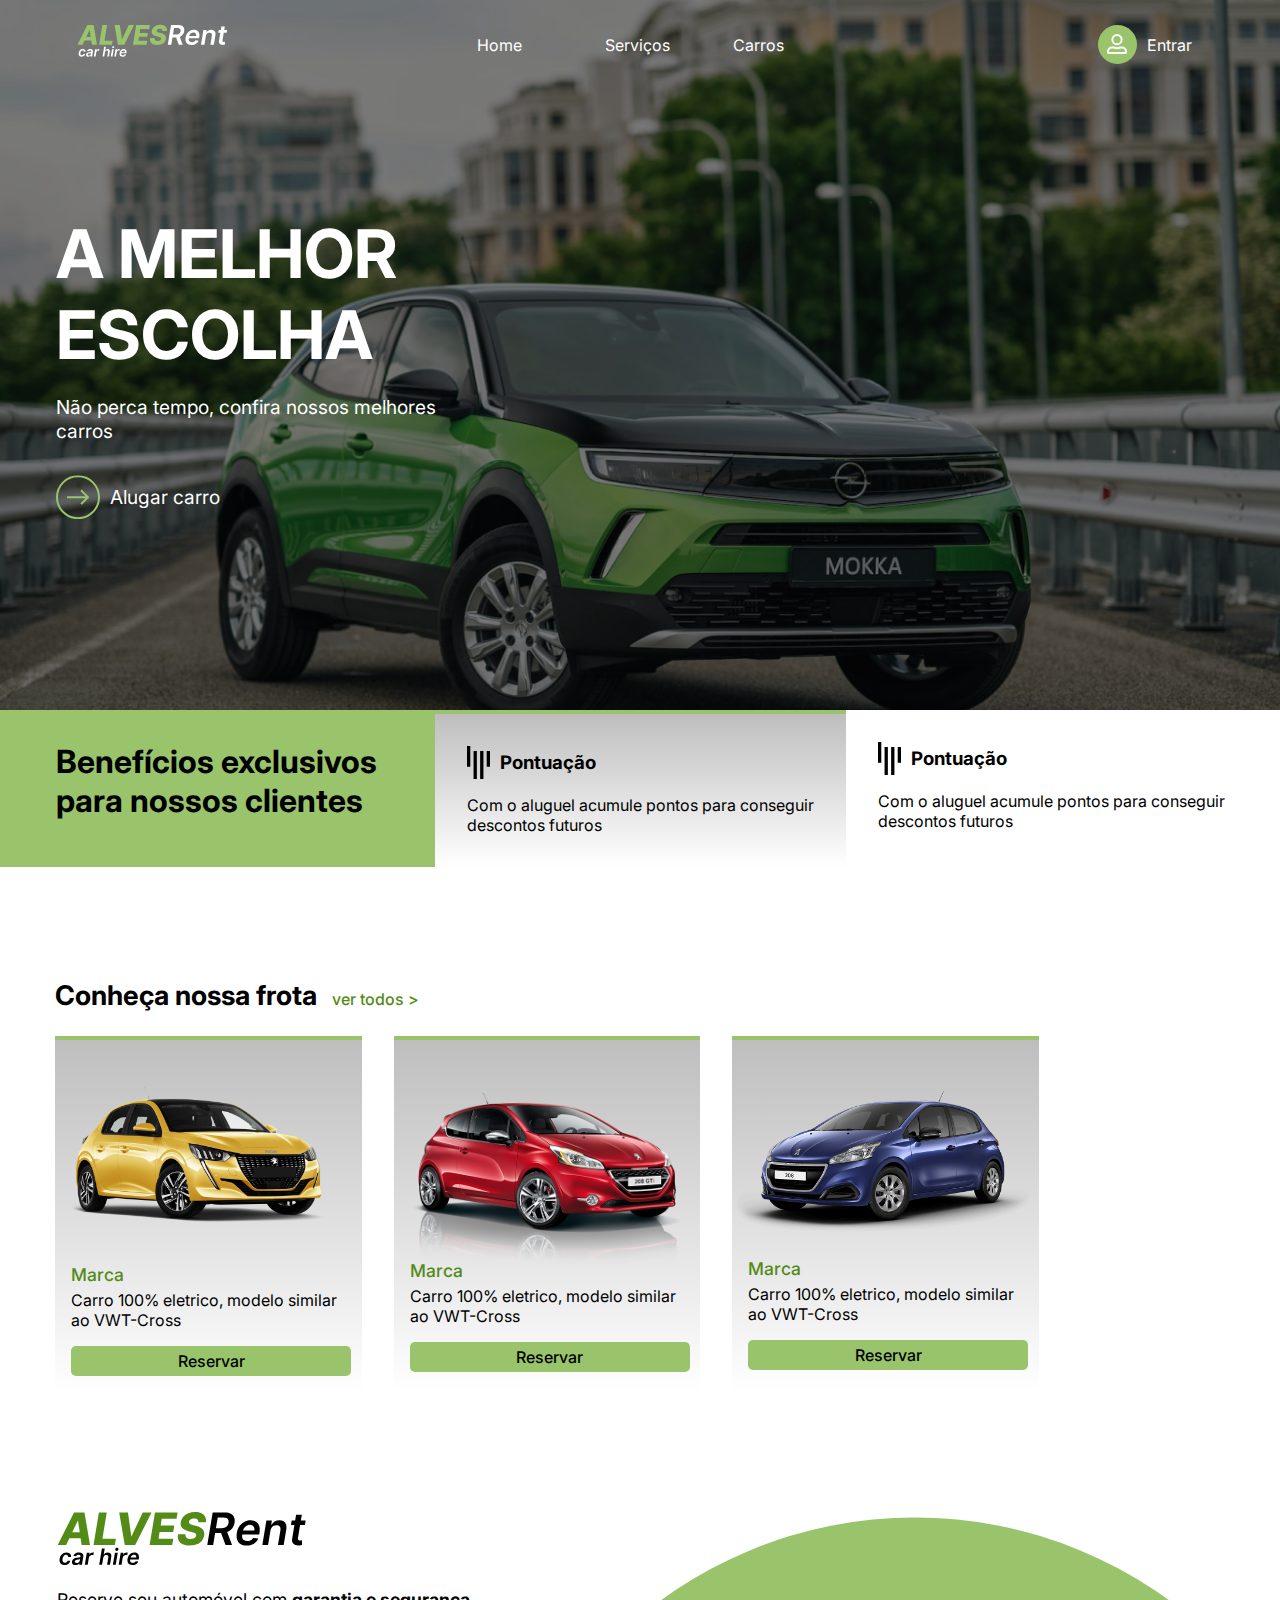
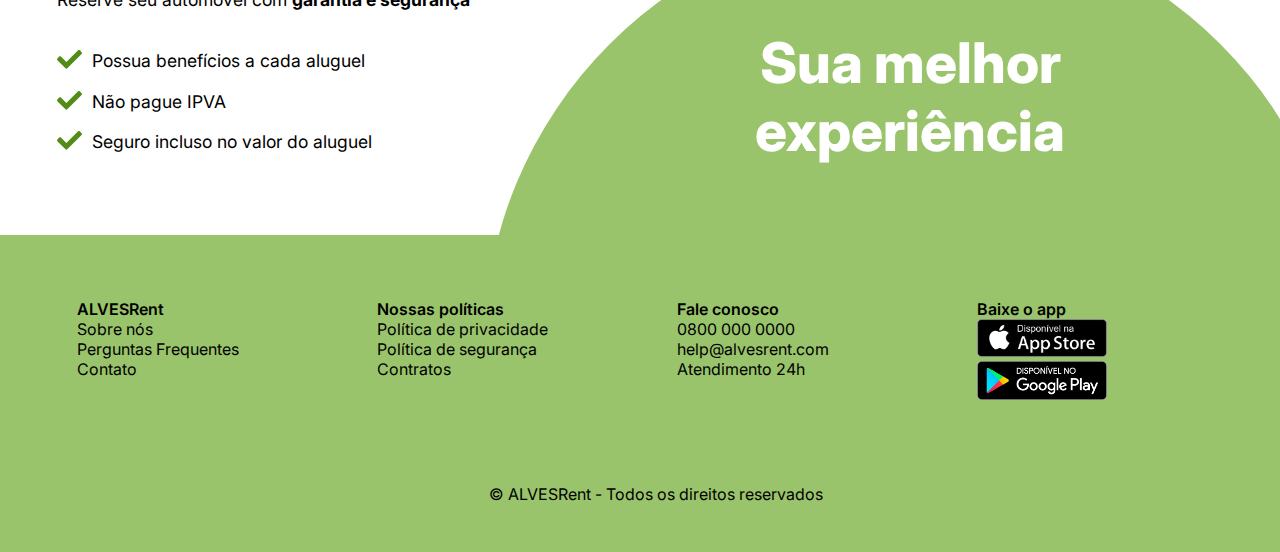
<file: index.html>
<!DOCTYPE html>
<html lang="en">
<head>
    <meta charset="UTF-8">
    <meta http-equiv="X-UA-Compatible" content="IE=edge">
    <meta name="viewport" content="width=device-width, initial-scale=1.0">
    <link rel="preconnect" href="https://fonts.googleapis.com">
    <link rel="preconnect" href="https://fonts.gstatic.com" crossorigin>
    <link href="https://fonts.googleapis.com/css2?family=Inter:wght@100;200;300;400;500;600;700&display=swap" rel="stylesheet">
    <link rel="stylesheet" href="static/css/main.css">
    <title>ALVESRent | HOME</title>
</head>
<body>
    <header>
        <nav>
            <img class="logo" src="static/assets/white-logo.svg" alt="logo">
            <ul class="desk-list">
                <li class="first-li"><a href="#">Home</a></li>
                <li><a href="#">Serviços</a></li>
                <li><a href="http://127.0.0.1:5001/carlist">Carros</a></li> 
            </ul>
            <ul class="nav-list">
                <li class="first-li"><a href="#">Home</a></li>
                <li><a href="#">Serviços</a></li>
                <li><a href="http://127.0.0.1:5001/carlist">Carros</a></li>

                <li class="sign-in"><a href="http://127.0.0.1:5001/carlist"><img class="user-icon" src="static/assets/signin-icon.svg"><p>Entrar</p></a></li>

            </ul>
            <ul class="desktop">
                <li class="sign-in"><a href="http://127.0.0.1:5001/carlist"><img class="user-icon" src="static/assets/signin-icon.svg"><p>Entrar</p></a></li>
            </ul>
            <div class="menu">
                <span class="line1"></span>
                <span class="line2"></span>
                <span class="line3"></span>
            </div>
        </nav>
    </header>
    <main>
        
        <section class="hero-section">
            <img class="hero-background" src="static/assets/hero-background.png" alt="main-background">
            <div class="typo">
                <h1>A melhor escolha</h1>
                <p>Não perca tempo, confira nossos melhores carros</p>
                <div class="rent-ad">
                    <a href="http://127.0.0.1:5001/carlist">
                        <img class="arrow" src="static/assets/arrow-icon.svg">
                        <p>Alugar carro</p>
                    </a>
                </div>
            </div>
            <div class="benefits">
                <div class="item">
                    <h1>Benefícios exclusivos para nossos clientes</h1>
                </div>
                <div class="item selected">
                    <div class="title">
                        <svg width="23" height="33" viewBox="0 0 23 33" fill="none" xmlns="http://www.w3.org/2000/svg">
                            <path d="M3.29318 20.7861H0V0H3.29318V20.7861ZM9.85994 4.90488H6.56676V33H9.85994V4.90488ZM16.4332 4.90488H13.1401V33H16.4332V4.90488ZM23 4.89844H19.7068V20.8184H23V4.89844Z" fill="black"/>
                            </svg>
                        <h3>Pontuação</h3>    
                    </div>
                    <p>Com o aluguel acumule pontos para conseguir descontos futuros</p>
                </div>
                <div class="item second">
                    <div class="title">
                        <svg width="23" height="33" viewBox="0 0 23 33" fill="none" xmlns="http://www.w3.org/2000/svg">
                            <path d="M3.29318 20.7861H0V0H3.29318V20.7861ZM9.85994 4.90488H6.56676V33H9.85994V4.90488ZM16.4332 4.90488H13.1401V33H16.4332V4.90488ZM23 4.89844H19.7068V20.8184H23V4.89844Z" fill="black"/>
                            </svg>
                        <h3>Pontuação</h3>    
                    </div>
                    <p>Com o aluguel acumule pontos para conseguir descontos futuros</p>
                </div>
            </div>
        </section>
        <div class="frota-section">
            <div class="typo-frota">
                <h1>Conheça nossa frota</h1>
                <a href="http://127.0.0.1:5001/carlist">ver todos ></a>
            </div>
            <div class="cards">
                <div class="card">
                    <img src="static/assets/Peugeot-amarelo.png">
                    <p>Marca</p>
                    <p>Carro 100% eletrico, modelo similar ao VWT-Cross</p>
                    <button onclick="window.location='http://127.0.0.1:5001/carlist'">Reservar</button>
                </div>
                <div class="card two">
                    <img class="red" src="static/assets/Peugeot-vermelho.png">
                    <p>Marca</p>
                    <p>Carro 100% eletrico, modelo similar ao VWT-Cross</p>
                    <button onclick="window.location='http://127.0.0.1:5001/carlist'">Reservar</button>
                </div>
                <div class="card three">
                    <img  class="blue" src="static/assets/peugeot-azul.png">
                    <p>Marca</p>
                    <p>Carro 100% eletrico, modelo similar ao VWT-Cross</p>
                    <button onclick="window.location='http://127.0.0.1:5001/carlist'">Reservar</button>
                </div>
            </div>
        </div>

        <div class="services-section">
            <div class="typo-services">
                <img class="logo-services" src="static/assets/black-logo.svg">
                <p class="catch-phase">Reserve seu automóvel com <strong>garantia e segurança</strong></p>
                <div class="check">
                    <svg width="25" height="19" viewBox="0 0 25 19" fill="none" xmlns="http://www.w3.org/2000/svg">
                        <path d="M8.4911 18.2766L0.366101 10.1516C-0.122034 9.66351 -0.122034 8.87206 0.366101 8.38387L2.13383 6.6161C2.62196 6.12792 3.41346 6.12792 3.9016 6.6161L9.37499 12.0894L21.0984 0.366101C21.5865 -0.122034 22.378 -0.122034 22.8662 0.366101L24.6339 2.13387C25.122 2.62201 25.122 3.41346 24.6339 3.90165L10.2589 18.2767C9.77069 18.7648 8.97924 18.7648 8.4911 18.2766Z" fill="#538B17"/>
                        </svg>
                    <p>Possua benefícios a cada aluguel</p> 
                </div>
                <div class="check">
                    <svg width="25" height="19" viewBox="0 0 25 19" fill="none" xmlns="http://www.w3.org/2000/svg">
                        <path d="M8.4911 18.2766L0.366101 10.1516C-0.122034 9.66351 -0.122034 8.87206 0.366101 8.38387L2.13383 6.6161C2.62196 6.12792 3.41346 6.12792 3.9016 6.6161L9.37499 12.0894L21.0984 0.366101C21.5865 -0.122034 22.378 -0.122034 22.8662 0.366101L24.6339 2.13387C25.122 2.62201 25.122 3.41346 24.6339 3.90165L10.2589 18.2767C9.77069 18.7648 8.97924 18.7648 8.4911 18.2766Z" fill="#538B17"/>
                        </svg>
                    <p>Não pague IPVA</p> 
                </div>
                <div class="check">
                    <svg width="25" height="19" viewBox="0 0 25 19" fill="none" xmlns="http://www.w3.org/2000/svg">
                        <path d="M8.4911 18.2766L0.366101 10.1516C-0.122034 9.66351 -0.122034 8.87206 0.366101 8.38387L2.13383 6.6161C2.62196 6.12792 3.41346 6.12792 3.9016 6.6161L9.37499 12.0894L21.0984 0.366101C21.5865 -0.122034 22.378 -0.122034 22.8662 0.366101L24.6339 2.13387C25.122 2.62201 25.122 3.41346 24.6339 3.90165L10.2589 18.2767C9.77069 18.7648 8.97924 18.7648 8.4911 18.2766Z" fill="#538B17"/>
                        </svg>
                    <p>Seguro incluso no valor do aluguel</p> 
                </div>
            </div>
            <div class="green-circle">
                <p>Sua melhor experiência</p>
            </div>
        </div>

        <footer>
            <div class="useful-links">
                <div class="list">
                    <p class="header">ALVESRent</p>
                    <p><a href="#">Sobre nós</a></p>
                    <p><a href="#">Perguntas Frequentes</a></p>
                    <p><a href="#">Contato</a></p>
                </div>
                <div class="list">
                    <p class="header">Nossas políticas</p>
                    <p><a href="#">Política de privacidade</a></p>
                    <p><a href="#">Política de segurança</a></p>
                    <p><a href="#">Contratos</a></p>
                </div>
                <div class="list">
                    <p class="header">Fale conosco</p>
                    <p><a href="#">0800 000 0000</a></p>
                    <p><a href="#">help@alvesrent.com</a></p>
                    <p><a href="#">Atendimento 24h</a></p>
                </div>
                <div class="list">
                    <p class="header">Baixe o app</p>
                    <p><a href="#"><img src="static/assets/app-store.png"></a></p>
                    <p><a href="#"><img src="static/assets/google-play.png"></a></p>
                </div>
            </div>
            <p class="direitos">© ALVESRent - Todos os direitos reservados</p>
        </footer>
    </main>
    <script src="static/nav.js"></script>
</body>
</html>
</file>
<file: static/css/main.css>
* {
  margin: 0;
  padding: 0;
  font-family: Inter;
  list-style: none;
  text-decoration: none;
}

body {
  overflow-x: hidden;
}

header {
  padding: 25px 0;
}
header nav {
  display: flex;
  margin: 0 auto;
  justify-content: space-between;
}
header nav .desk-list {
  display: none;
}
header nav .nav-list {
  z-index: 5;
  position: absolute;
  top: 80px;
  width: 100vw;
  height: 100%;
  display: flex;
  flex-direction: column;
  align-items: center;
  transform: translateX(100%);
  transition: transform 0.3s ease-in;
  background: #787878;
  margin-bottom: 1em;
}
header nav .nav-list .first-li {
  margin-top: 3em;
}
header nav .nav-list .sign-in a {
  display: flex;
  justify-content: center;
  align-items: center;
}
header nav .nav-list .sign-in a .user-icon {
  margin-right: 10px;
}
header nav .active {
  transform: translateX(0%);
}
header nav .active .line1 {
  transform: rotate(-45deg) translate(-8px, 8px);
}
header nav .active .line2 {
  opacity: 0;
}
header nav .active .line3 {
  transform: rotate(45deg) translate(-5px, -7px);
}
header nav .logo {
  width: 135px;
  transform: translateY(-5px);
  padding-left: 25px;
}
header nav .desktop {
  display: none;
}
header nav .desktop .sign-in a {
  display: flex;
  justify-content: center;
  align-items: center;
}
header nav .desktop .sign-in a .user-icon {
  margin-right: 10px;
}
header nav ul li {
  list-style: none;
  margin-right: 0em;
  margin-bottom: 4em;
}
header nav ul li a {
  text-decoration: none;
  color: #fff;
  transition: 0.5s;
}
header nav ul li a:hover {
  color: #538B17;
}
header nav .menu {
  display: flex;
  flex-direction: column;
  cursor: pointer;
  margin-right: 25px;
}
header nav .menu span {
  width: 28px;
  height: 3px;
  background: #fff;
  margin: 3.5px;
  transition: 0.3s;
}

.hero-background {
  -o-object-fit: cover;
     object-fit: cover;
  width: 100vw;
  height: 81vh;
  min-height: 600px;
  position: absolute;
  top: 0;
  z-index: -1;
}

.hero-section .typo {
  width: 100vw;
  height: 69vh;
  min-height: 500px;
  max-width: 350px;
  padding: 0 0 0em 2em;
  transform: translateY(20%);
}
.hero-section .typo h1 {
  font-size: 3.7em;
  text-transform: uppercase;
  color: #fff;
  margin-bottom: 0.3em;
  max-width: 330px;
}
.hero-section .typo p {
  color: #fff;
  font-weight: 400;
  max-width: 330px;
}
.hero-section .typo .rent-ad {
  margin-top: 2em;
}
.hero-section .typo .rent-ad a {
  display: flex;
  align-items: center;
}
.hero-section .typo .rent-ad a .arrow {
  margin-right: 10px;
}
.hero-section .benefits {
  display: flex;
  background-color: #99C46B;
  justify-content: space-between;
}
.hero-section .benefits .item {
  padding: 2em;
  max-width: 300px;
}
.hero-section .benefits .item .title {
  display: flex;
  align-items: center;
  margin-bottom: 1em;
}
.hero-section .benefits .item .title svg {
  margin-right: 10px;
}
.hero-section .benefits .selected {
  border-top: #99C46B solid 4px;
  background: linear-gradient(180deg, #bebebe 0%, #FFFFFF 100%);
}
.hero-section .benefits .second {
  display: none;
}

.frota-section {
  margin: 2em;
}
.frota-section .typo-frota {
  display: flex;
  align-items: baseline;
  margin-top: 4em;
  margin-bottom: 1.5em;
}
.frota-section .typo-frota h1 {
  font-size: 1.7em;
}
.frota-section .typo-frota a {
  color: #538B17;
  font-weight: 500;
  margin-left: 15px;
}
.frota-section .cards .two, .frota-section .cards .three {
  display: none;
}
.frota-section .cards .card {
  padding: 1em;
  border-top: #99C46B solid 4px;
  background: linear-gradient(180deg, #bebebe 0%, #FFFFFF 100%);
  max-width: 350px;
  width: 274.5px;
}
.frota-section .cards .card img {
  max-width: 300px;
  transform: translateX(-25px);
}
.frota-section .cards .card .red {
  scale: 0.9;
  transform: translate(-15px, 30px);
}
.frota-section .cards .card .blue {
  transform: translate(-15px, 10px);
}
.frota-section .cards .card p {
  max-width: 280px;
  margin-top: 5px;
}
.frota-section .cards .card p:nth-of-type(1) {
  color: #538B17;
  font-size: 1.1em;
  font-weight: 500;
}
.frota-section .cards .card button {
  border-radius: 5px;
  border: none;
  background-color: #99C46B;
  width: 280px;
  padding: 5px 0;
  font-size: 1em;
  cursor: pointer;
  transition: 0.5s;
  font-weight: 500;
  margin-top: 1em;
}
.frota-section .cards .card button:hover {
  background-color: #538B17;
  color: #fff;
}

.services-section {
  margin-bottom: 4em;
}
.services-section .typo-services {
  margin: 4em 0 0 2em;
}
.services-section .typo-services .catch-phase {
  margin-bottom: 2.3em;
}
.services-section .typo-services .logo-services {
  width: 200px;
  margin-bottom: 1em;
}
.services-section .typo-services .check {
  display: flex;
  margin-bottom: 1.2em;
}
.services-section .typo-services .check svg {
  margin-right: 10px;
}
.services-section .green-circle {
  display: none;
}

footer {
  background-color: #99C46B;
  padding: 4em 0 3em 2em;
  z-index: 100;
}
footer .useful-links {
  display: flex;
  margin-bottom: 2em;
  justify-content: space-around;
  flex-wrap: wrap;
}
footer .useful-links .list {
  margin-right: 3em;
  width: 210px;
  margin-bottom: 2em;
}
footer .useful-links .list .header {
  font-weight: 600;
}
footer .useful-links .list p a {
  color: #000;
  transition: 0.5s;
}
footer .useful-links .list p a:hover {
  margin-left: 0.5em;
  color: #34590d;
}
footer .useful-links .list p a img {
  width: 130px;
}
footer .direitos {
  margin-top: 1em;
  text-align: center;
}

@media only screen and (min-width: 768px) {
  header nav {
    display: flex;
    flex-direction: row;
    margin: 0 auto;
    justify-content: space-between;
    align-items: center;
    max-width: 1200px;
  }
  header nav .nav-list {
    display: none;
  }
  header nav .desk-list {
    display: flex;
    flex-direction: row;
    align-items: center;
  }
  header nav .desk-list li {
    min-width: 80px;
  }
  header nav .desktop {
    display: flex;
    flex-direction: row;
    align-items: center;
  }
  header nav ul {
    display: flex;
    flex-direction: row;
  }
  header nav ul li {
    margin-right: 0.9em;
    margin-bottom: 0em;
  }
  header nav .menu {
    display: none;
  }
  .frota-section .cards {
    display: flex;
  }
  .frota-section .cards .card {
    margin-right: 2em;
  }
  .frota-section .cards .two {
    display: block;
  }
}
@media only screen and (min-width: 920px) {
  header {
    padding: 25px;
  }
  header nav .logo {
    width: 175px;
    height: 39px;
  }
  header nav ul li {
    margin-right: 3em;
  }
  .frota-section {
    margin: 6em 2em 8em 2em;
  }
  .services-section {
    position: relative;
  }
  .services-section .green-circle {
    display: block;
    background-color: #99C46B;
    width: 530px;
    height: 530px;
    border-radius: 50%;
    position: absolute;
    top: 0;
    right: 0;
    transform: translateX(40px);
    z-index: -3;
  }
  .services-section .green-circle p {
    color: #fff;
    font-size: 3.5em;
    font-weight: 800;
    text-align: center;
    transform: translate(100px, 100px);
    max-width: 330px;
  }
}
@media only screen and (min-width: 1100px) {
  .hero-section .typo {
    max-width: 1200px;
    display: flex;
    flex-direction: column;
    margin: 0 auto;
  }
  .hero-section .typo h1 {
    font-size: 4.2em;
    max-width: 400px;
  }
  .hero-section .typo p {
    font-size: 1.2em;
    max-width: 400px;
  }
  .hero-section .benefits {
    justify-content: center;
  }
  .hero-section .benefits .item {
    max-width: 347px;
  }
  .hero-section .benefits .second {
    display: block;
    background-color: #fff;
    position: relative;
  }
  .hero-section .benefits .second::after {
    position: absolute;
    top: 0;
    right: -90%;
    content: "";
    width: 400px;
    height: 364px;
    background-color: #fff;
    border-right: 600px;
  }
  .frota-section {
    max-width: 1170px;
    display: flex;
    flex-direction: column;
    margin: 0 auto;
    padding: 3em 0;
  }
  .frota-section .cards .three {
    display: block;
  }
  .frota-section .cards .three .blue {
    margin: 1.55em 0;
  }
  .services-section {
    max-width: 1170px;
    display: flex;
    flex-direction: column;
    margin: 0 auto;
    transform: translateX(-30px);
  }
  .services-section .typo-services {
    margin-bottom: 4em;
  }
  .services-section .typo-services .logo-services {
    width: 250px;
  }
  .services-section .typo-services .catch-phase {
    font-size: 1.1em;
  }
  .services-section .typo-services .check p {
    font-size: 1.1em;
  }
  .services-section .green-circle {
    -webkit-clip-path: circle(50% at 50% 100%);
            clip-path: circle(50% at 50% 100%);
    border-radius: none;
    width: 1100px;
    /* height: 691px; */
    transform: translate(270px, -21px);
  }
  .services-section .green-circle p {
    transform: translate(380px, 210px);
  }
  footer {
    max-width: 1200px;
    display: flex;
    flex-direction: column;
    margin: 0 auto;
    box-shadow: 0 0 0 100vmax #99C46B;
    -webkit-clip-path: inset(0 -100vmax);
            clip-path: inset(0 -100vmax);
  }
}/*# sourceMappingURL=main.css.map */
</file>
